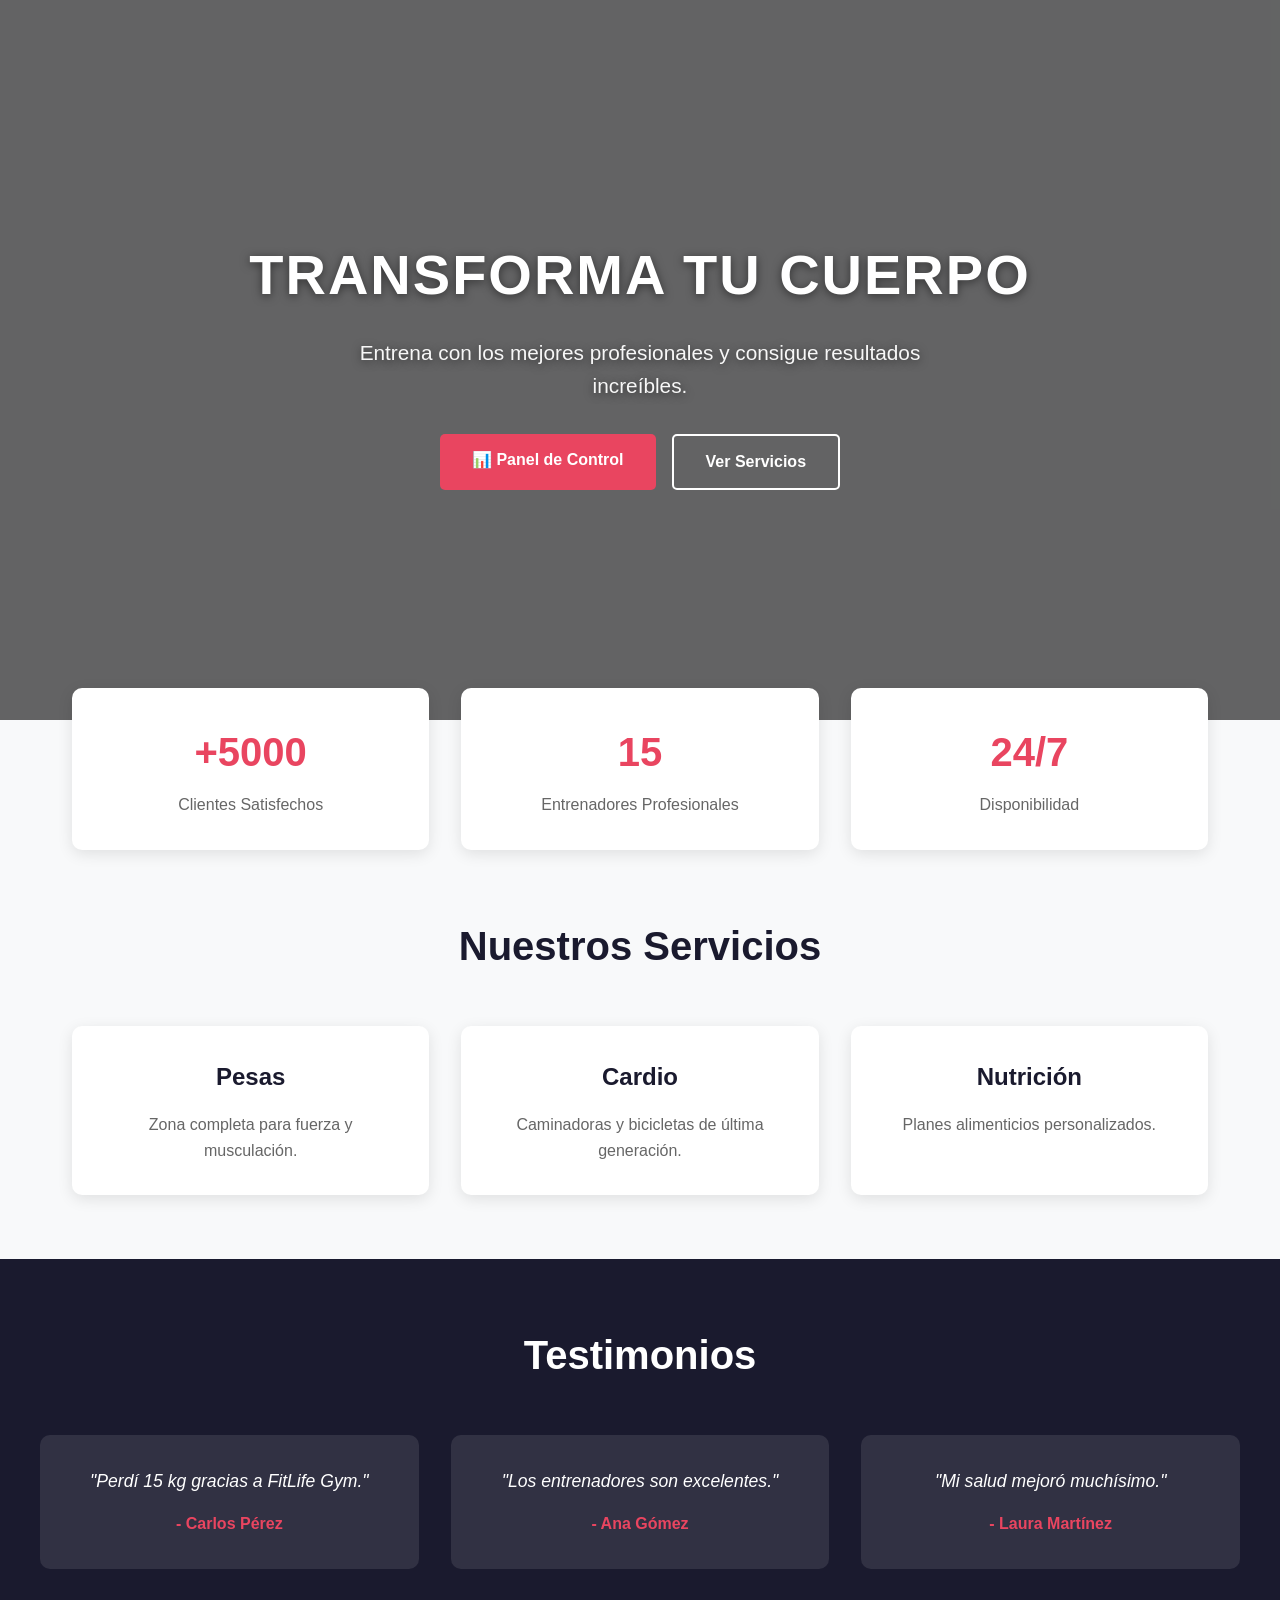
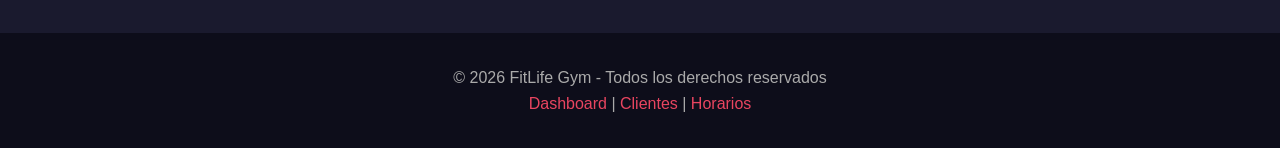
<file: index.html>
<!DOCTYPE html>
<html lang="es">
<head>
    <meta charset="UTF-8" />
    <meta name="viewport" content="width=device-width, initial-scale=1.0" />
    <title>Transforma tu Cuerpo - FitLife Gym</title>
    <link rel="stylesheet" href="css/style.css" />
</head>
<body>
    <!-- ===== HERO CON IMAGEN DE FONDO ===== -->
    <header class="hero">
        <div class="hero-overlay"></div>
        <div class="hero-content">
            <h1>TRANSFORMA TU CUERPO</h1>
            <p>Entrena con los mejores profesionales y consigue resultados increíbles.</p>
            <div class="hero-buttons">
                <a href="dashboard.html" class="btn-primary">📊 Panel de Control</a>
                <a href="#servicios" class="btn-secondary">Ver Servicios</a>
            </div>
        </div>
    </header>

    <!-- ===== ESTADÍSTICAS ===== -->
    <section class="stats">
        <div class="stat-item">
            <span class="stat-number">+5000</span>
            <span class="stat-label">Clientes Satisfechos</span>
        </div>
        <div class="stat-item">
            <span class="stat-number">15</span>
            <span class="stat-label">Entrenadores Profesionales</span>
        </div>
        <div class="stat-item">
            <span class="stat-number">24/7</span>
            <span class="stat-label">Disponibilidad</span>
        </div>
    </section>

    <!-- ===== SERVICIOS ===== -->
    <section id="servicios" class="servicios">
        <h2>Nuestros Servicios</h2>
        <div class="servicios-grid">
            <div class="servicio-card">
                <h3>Pesas</h3>
                <p>Zona completa para fuerza y musculación.</p>
            </div>
            <div class="servicio-card">
                <h3>Cardio</h3>
                <p>Caminadoras y bicicletas de última generación.</p>
            </div>
            <div class="servicio-card">
                <h3>Nutrición</h3>
                <p>Planes alimenticios personalizados.</p>
            </div>
        </div>
    </section>

    <!-- ===== TESTIMONIOS ===== -->
    <section class="testimonios">
        <h2>Testimonios</h2>
        <div class="testimonios-grid">
            <div class="testimonio-card">
                <p>"Perdí 15 kg gracias a FitLife Gym."</p>
                <span class="testimonio-autor">- Carlos Pérez</span>
            </div>
            <div class="testimonio-card">
                <p>"Los entrenadores son excelentes."</p>
                <span class="testimonio-autor">- Ana Gómez</span>
            </div>
            <div class="testimonio-card">
                <p>"Mi salud mejoró muchísimo."</p>
                <span class="testimonio-autor">- Laura Martínez</span>
            </div>
        </div>
    </section>

    <!-- ===== PIE DE PÁGINA ===== -->
    <footer>
        <p>&copy; 2026 FitLife Gym - Todos los derechos reservados</p>
        <p>
            <a href="dashboard.html">Dashboard</a> |
            <a href="clientes.html">Clientes</a> |
            <a href="horarios.html">Horarios</a>
        </p>
    </footer>

    <script src="js/main.js"></script>
</body>
</html>
</file>
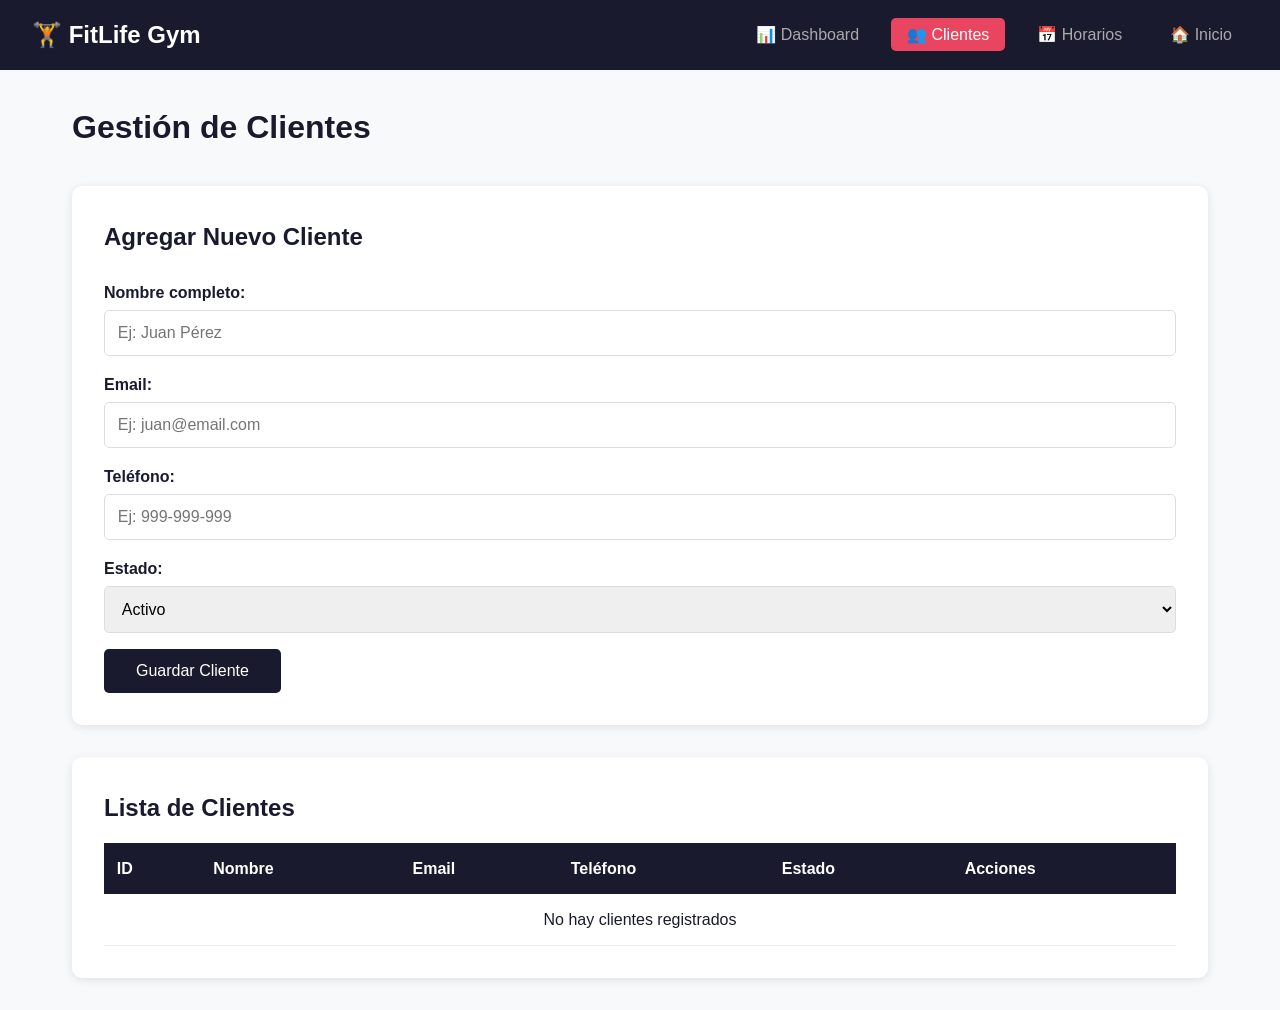
<file: clientes.html>
<!DOCTYPE html>
<html lang="es">
<head>
    <meta charset="UTF-8" />
    <meta name="viewport" content="width=device-width, initial-scale=1.0" />
    <title>Clientes - FitLife Gym</title>
    <link rel="stylesheet" href="css/style.css" />
    <link rel="stylesheet" href="css/dashboard.css" />
</head>
<body>
    <!-- ===== NAVEGACIÓN ===== -->
    <nav class="dashboard-nav">
        <h2>🏋️ FitLife Gym</h2>
        <ul>
            <li><a href="dashboard.html">📊 Dashboard</a></li>
            <li><a href="clientes.html" class="active">👥 Clientes</a></li>
            <li><a href="horarios.html">📅 Horarios</a></li>
            <li><a href="index.html">🏠 Inicio</a></li>
        </ul>
    </nav>

    <!-- ===== CONTENIDO PRINCIPAL ===== -->
    <main class="dashboard-main">
        <h1>Gestión de Clientes</h1>

        <!-- Formulario -->
        <section class="form-section">
            <h2 id="formTitle">Agregar Nuevo Cliente</h2>
            <form id="clienteForm">
                <input type="hidden" id="clienteId" />
                <div class="form-group">
                    <label for="nombre">Nombre completo:</label>
                    <input type="text" id="nombre" placeholder="Ej: Juan Pérez" required />
                </div>
                <div class="form-group">
                    <label for="email">Email:</label>
                    <input type="email" id="email" placeholder="Ej: juan@email.com" required />
                </div>
                <div class="form-group">
                    <label for="telefono">Teléfono:</label>
                    <input type="text" id="telefono" placeholder="Ej: 999-999-999" required />
                </div>
                <div class="form-group">
                    <label for="estado">Estado:</label>
                    <select id="estado">
                        <option value="activo">Activo</option>
                        <option value="inactivo">Inactivo</option>
                    </select>
                </div>
                <button type="submit" id="btnGuardar">Guardar Cliente</button>
                <button type="button" id="btnCancelar" style="display: none">Cancelar Edición</button>
            </form>
        </section>

        <!-- Tabla -->
        <section class="table-section">
            <h2>Lista de Clientes</h2>
            <div class="table-container">
                <table id="tablaClientes">
                    <thead>
                        <tr>
                            <th>ID</th>
                            <th>Nombre</th>
                            <th>Email</th>
                            <th>Teléfono</th>
                            <th>Estado</th>
                            <th>Acciones</th>
                        </tr>
                    </thead>
                    <tbody id="cuerpoTabla">
                        <!-- Los clientes se cargarán aquí -->
                    </tbody>
                </table>
            </div>
        </section>
    </main>

    <script src="js/clientes.js"></script>
</body>
</html>
</file>
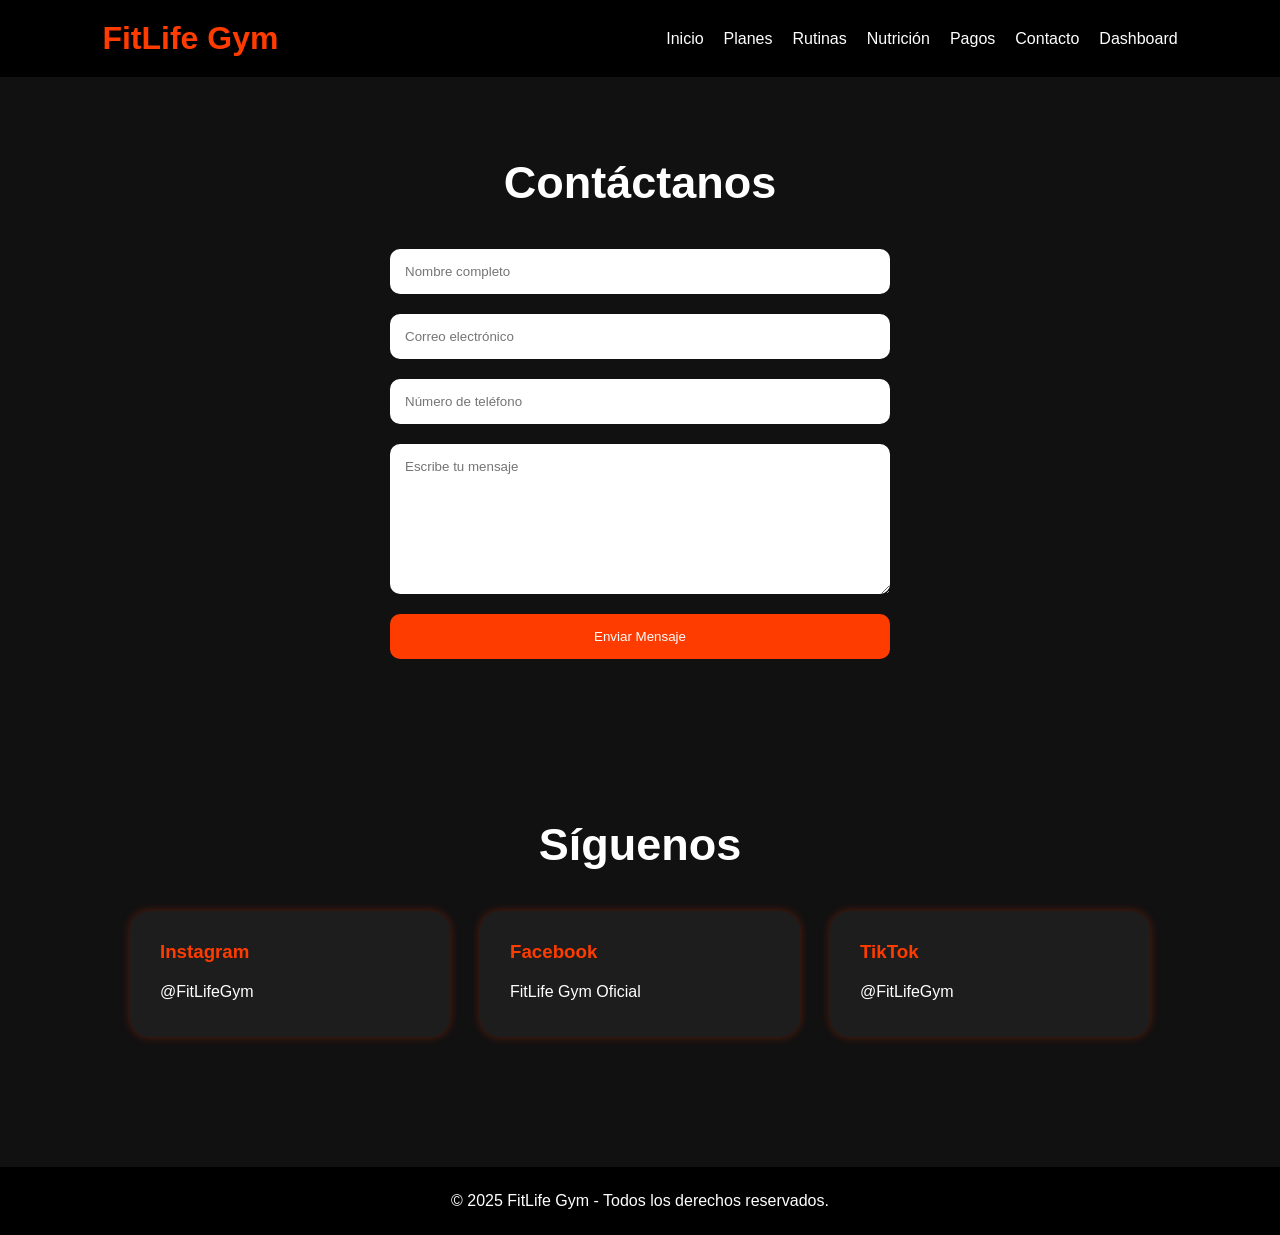
<file: contacto.html>
<!DOCTYPE html>
<html lang="es">
<head>
    <meta charset="UTF-8">
    <meta name="viewport" content="width=device-width, initial-scale=1.0">
    <title>Contacto - FitLife Gym</title>
    <link rel="stylesheet" href="style.css">
</head>
<body>

<header>
    <nav>
        <h1 class="logo">FitLife Gym</h1>

        <ul>
            <li><a href="index.html">Inicio</a></li>
            <li><a href="planes.html">Planes</a></li>
            <li><a href="rutinas.html">Rutinas</a></li>
            <li><a href="nutricion.html">Nutrición</a></li>
            <li><a href="pagos.html">Pagos</a></li>
            <li><a href="contacto.html">Contacto</a></li>
            <li><a href="dashboard.html">Dashboard</a></li>
        </ul>
    </nav>
</header>

<section class="contacto">

    <h2>Contáctanos</h2>

    <div class="formulario">

        <input type="text" placeholder="Nombre completo">

        <input type="email" placeholder="Correo electrónico">

        <input type="tel" placeholder="Número de teléfono">

        <textarea placeholder="Escribe tu mensaje"></textarea>

        <button onclick="enviarMensaje()">Enviar Mensaje</button>

    </div>

</section>

<section class="redes">

    <h2>Síguenos</h2>

    <div class="cards">

        <div class="card">
            <h3> Instagram</h3>
            <p>@FitLifeGym</p>
        </div>

        <div class="card">
            <h3> Facebook</h3>
            <p>FitLife Gym Oficial</p>
        </div>

        <div class="card">
            <h3> TikTok</h3>
            <p>@FitLifeGym</p>
        </div>

    </div>

</section>

<footer>
    <p>© 2025 FitLife Gym - Todos los derechos reservados.</p>
</footer>

<script src="script.js"></script>

</body>
</html>
</file>
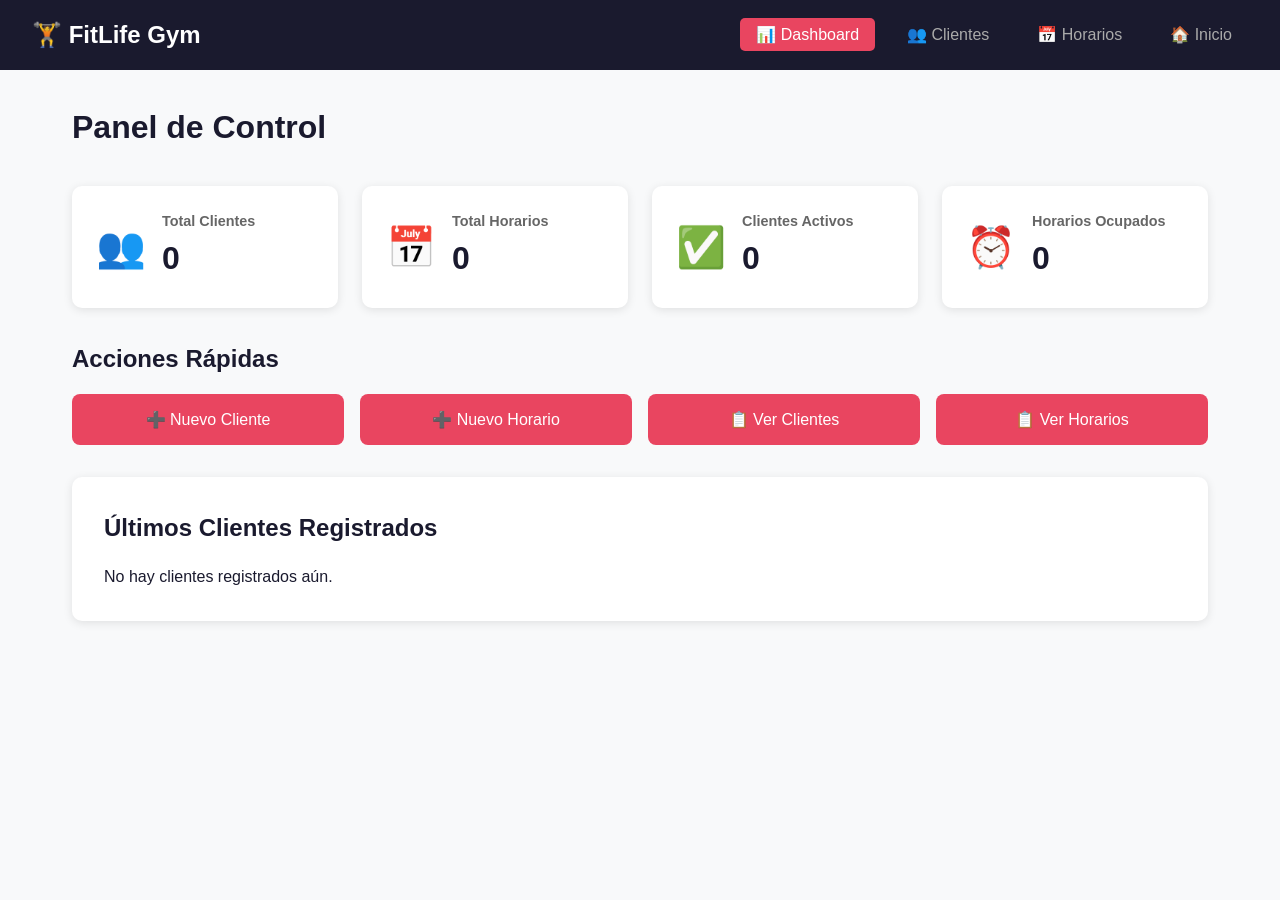
<file: dashboard.html>
<!DOCTYPE html>
<html lang="es">
<head>
    <meta charset="UTF-8" />
    <meta name="viewport" content="width=device-width, initial-scale=1.0" />
    <title>Dashboard - FitLife Gym</title>
    <link rel="stylesheet" href="css/style.css" />
    <link rel="stylesheet" href="css/dashboard.css" />
</head>
<body>
    <!-- ===== NAVEGACIÓN ===== -->
    <nav class="dashboard-nav">
        <h2>🏋️ FitLife Gym</h2>
        <ul>
            <li><a href="dashboard.html" class="active">📊 Dashboard</a></li>
            <li><a href="clientes.html">👥 Clientes</a></li>
            <li><a href="horarios.html">📅 Horarios</a></li>
            <li><a href="index.html">🏠 Inicio</a></li>
        </ul>
    </nav>

    <!-- ===== CONTENIDO PRINCIPAL ===== -->
    <main class="dashboard-main">
        <h1>Panel de Control</h1>

        <!-- Tarjetas de métricas -->
        <section class="stats-grid">
            <div class="stat-card">
                <div class="stat-icon">👥</div>
                <div class="stat-info">
                    <h3>Total Clientes</h3>
                    <p id="totalClientes">0</p>
                </div>
            </div>
            <div class="stat-card">
                <div class="stat-icon">📅</div>
                <div class="stat-info">
                    <h3>Total Horarios</h3>
                    <p id="totalHorarios">0</p>
                </div>
            </div>
            <div class="stat-card">
                <div class="stat-icon">✅</div>
                <div class="stat-info">
                    <h3>Clientes Activos</h3>
                    <p id="clientesActivos">0</p>
                </div>
            </div>
            <div class="stat-card">
                <div class="stat-icon">⏰</div>
                <div class="stat-info">
                    <h3>Horarios Ocupados</h3>
                    <p id="horariosOcupados">0</p>
                </div>
            </div>
        </section>

        <!-- Acciones rápidas -->
        <section class="quick-actions">
            <h2>Acciones Rápidas</h2>
            <div class="actions-grid">
                <a href="clientes.html" class="action-btn">➕ Nuevo Cliente</a>
                <a href="horarios.html" class="action-btn">➕ Nuevo Horario</a>
                <a href="clientes.html" class="action-btn">📋 Ver Clientes</a>
                <a href="horarios.html" class="action-btn">📋 Ver Horarios</a>
            </div>
        </section>

        <!-- Últimos registros -->
        <section class="recent-records">
            <h2>Últimos Clientes Registrados</h2>
            <div id="ultimosClientes" class="table-container">
                <p>No hay clientes registrados aún.</p>
            </div>
        </section>
    </main>

    <script src="js/dashboard.js"></script>
</body>
</html>
</file>
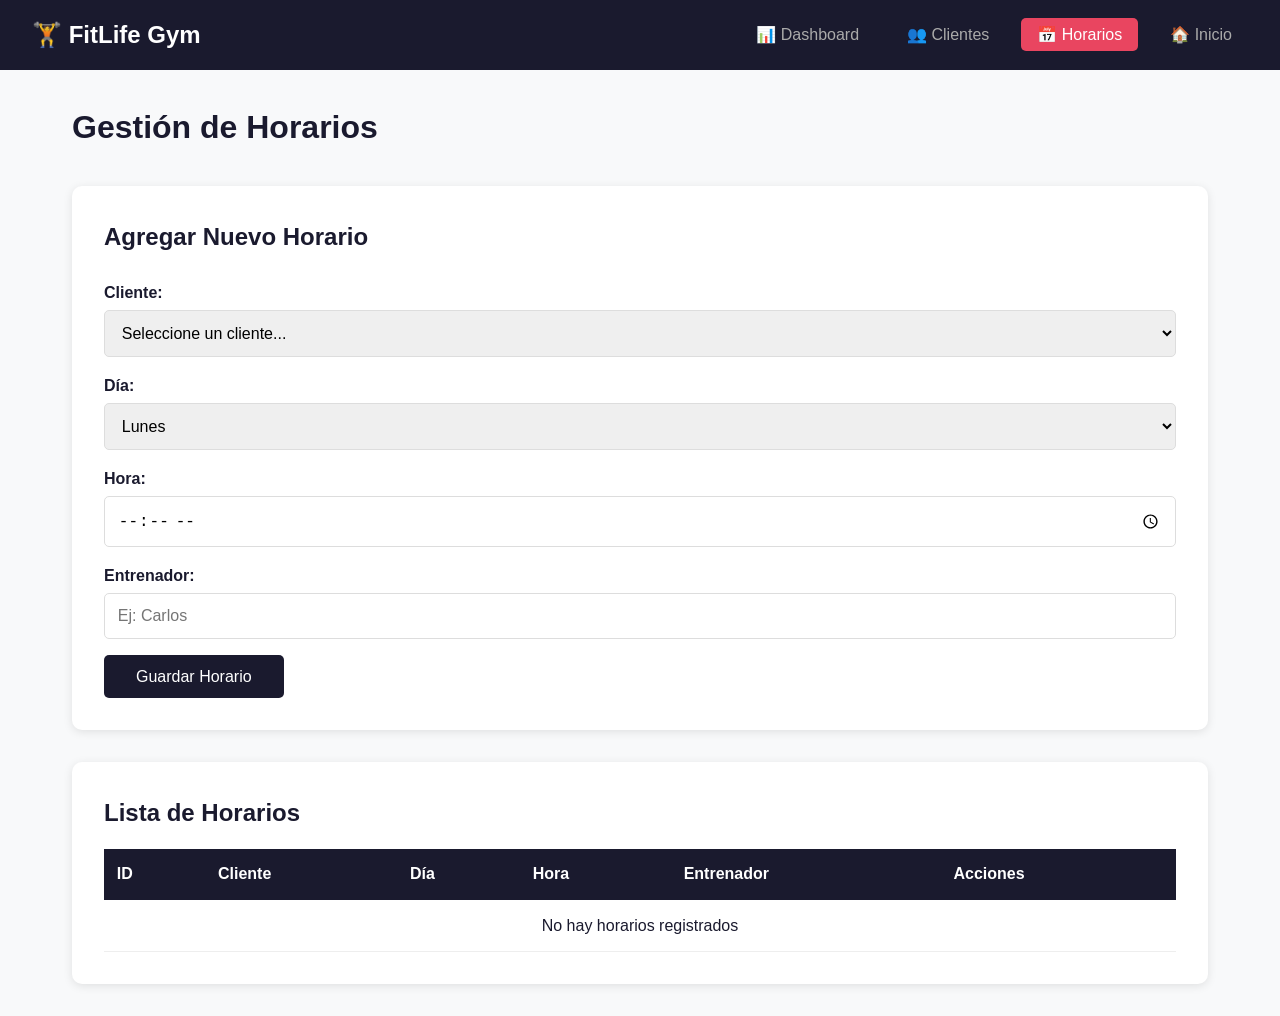
<file: horarios.html>
<!DOCTYPE html>
<html lang="es">
<head>
    <meta charset="UTF-8" />
    <meta name="viewport" content="width=device-width, initial-scale=1.0" />
    <title>Horarios - FitLife Gym</title>
    <link rel="stylesheet" href="css/style.css" />
    <link rel="stylesheet" href="css/dashboard.css" />
</head>
<body>
    <!-- ===== NAVEGACIÓN ===== -->
    <nav class="dashboard-nav">
        <h2>🏋️ FitLife Gym</h2>
        <ul>
            <li><a href="dashboard.html">📊 Dashboard</a></li>
            <li><a href="clientes.html">👥 Clientes</a></li>
            <li><a href="horarios.html" class="active">📅 Horarios</a></li>
            <li><a href="index.html">🏠 Inicio</a></li>
        </ul>
    </nav>

    <!-- ===== CONTENIDO PRINCIPAL ===== -->
    <main class="dashboard-main">
        <h1>Gestión de Horarios</h1>

        <!-- Formulario -->
        <section class="form-section">
            <h2 id="formTitleHorario">Agregar Nuevo Horario</h2>
            <form id="horarioForm">
                <input type="hidden" id="horarioId" />
                <div class="form-group">
                    <label for="cliente">Cliente:</label>
                    <select id="cliente" required>
                        <option value="">Seleccione un cliente...</option>
                    </select>
                </div>
                <div class="form-group">
                    <label for="dia">Día:</label>
                    <select id="dia" required>
                        <option value="Lunes">Lunes</option>
                        <option value="Martes">Martes</option>
                        <option value="Miércoles">Miércoles</option>
                        <option value="Jueves">Jueves</option>
                        <option value="Viernes">Viernes</option>
                        <option value="Sábado">Sábado</option>
                    </select>
                </div>
                <div class="form-group">
                    <label for="hora">Hora:</label>
                    <input type="time" id="hora" required />
                </div>
                <div class="form-group">
                    <label for="entrenador">Entrenador:</label>
                    <input type="text" id="entrenador" placeholder="Ej: Carlos" required />
                </div>
                <button type="submit" id="btnGuardarHorario">Guardar Horario</button>
                <button type="button" id="btnCancelarHorario" style="display: none">Cancelar Edición</button>
            </form>
        </section>

        <!-- Tabla -->
        <section class="table-section">
            <h2>Lista de Horarios</h2>
            <div class="table-container">
                <table id="tablaHorarios">
                    <thead>
                        <tr>
                            <th>ID</th>
                            <th>Cliente</th>
                            <th>Día</th>
                            <th>Hora</th>
                            <th>Entrenador</th>
                            <th>Acciones</th>
                        </tr>
                    </thead>
                    <tbody id="cuerpoTablaHorarios">
                        <!-- Los horarios se cargarán aquí -->
                    </tbody>
                </table>
            </div>
        </section>
    </main>

    <script src="js/horarios.js"></script>
</body>
</html>
</file>
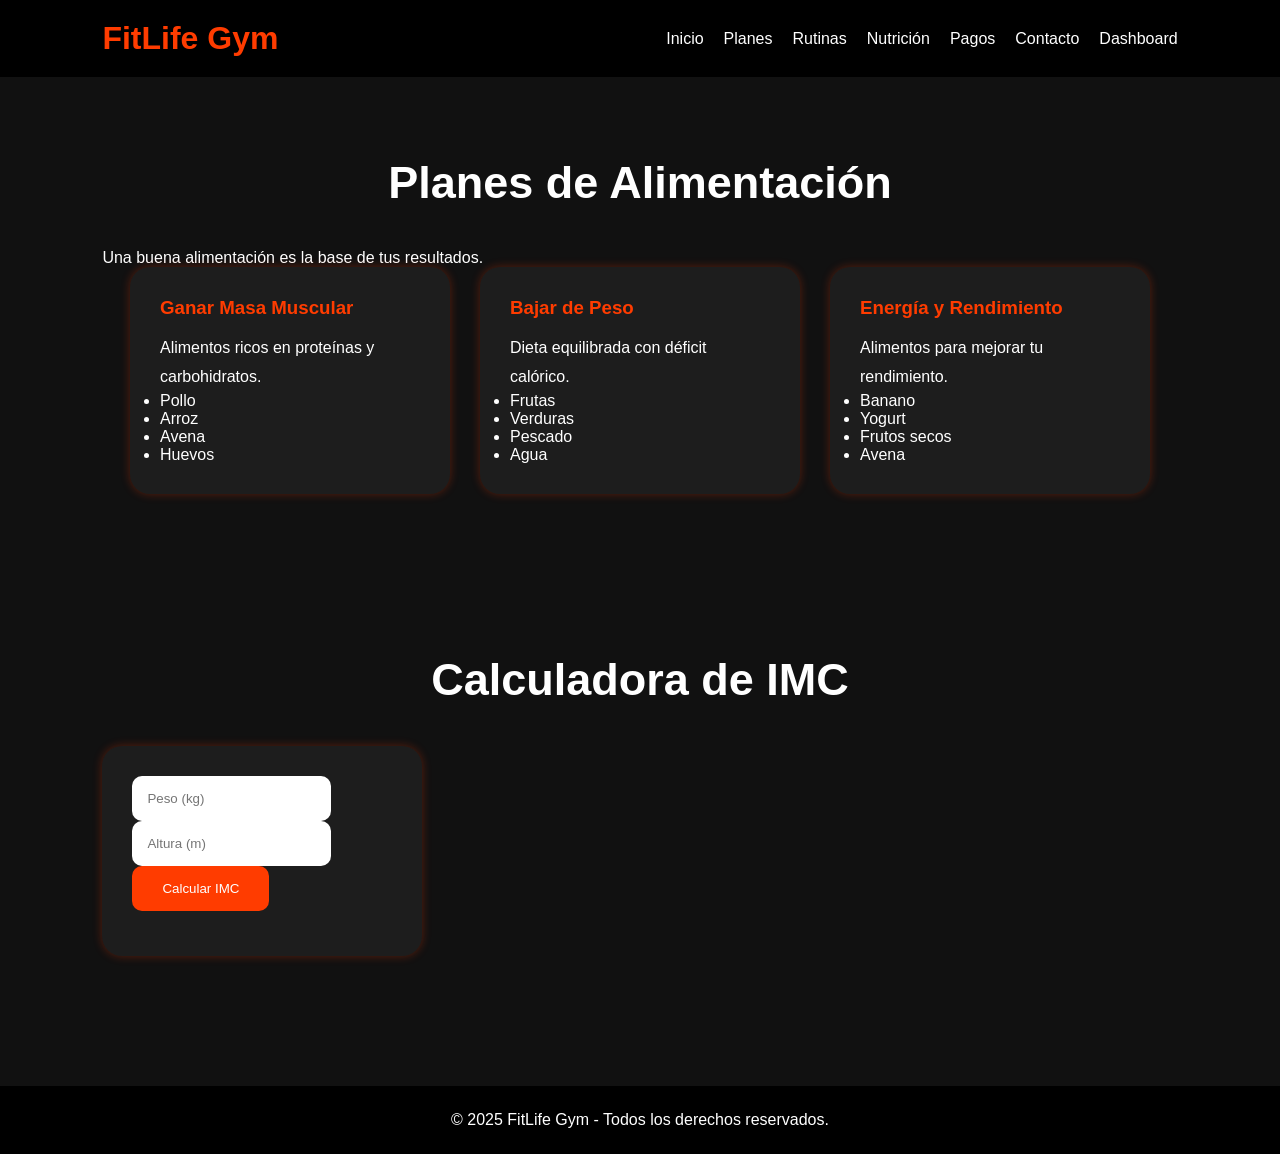
<file: nutricion.html>
<!DOCTYPE html>
<html lang="es">
<head>
    <meta charset="UTF-8">
    <meta name="viewport" content="width=device-width, initial-scale=1.0">
    <title>Nutrición - FitLife Gym</title>
    <link rel="stylesheet" href="style.css">
</head>
<body>

<header>
    <nav>
        <h1 class="logo">FitLife Gym</h1>

        <ul>
            <li><a href="index.html">Inicio</a></li>
            <li><a href="planes.html">Planes</a></li>
            <li><a href="rutinas.html">Rutinas</a></li>
            <li><a href="nutricion.html">Nutrición</a></li>
            <li><a href="pagos.html">Pagos</a></li>
            <li><a href="contacto.html">Contacto</a></li>
            <li><a href="dashboard.html">Dashboard</a></li>
        </ul>
    </nav>
</header>

<section class="nutricion">

    <h2>Planes de Alimentación</h2>
    <p>Una buena alimentación es la base de tus resultados.</p>

    <div class="cards">

        <div class="card">
            <h3> Ganar Masa Muscular</h3>
            <p>Alimentos ricos en proteínas y carbohidratos.</p>
            <ul>
                <li>Pollo</li>
                <li>Arroz</li>
                <li>Avena</li>
                <li>Huevos</li>
            </ul>
        </div>

        <div class="card">
            <h3> Bajar de Peso</h3>
            <p>Dieta equilibrada con déficit calórico.</p>
            <ul>
                <li>Frutas</li>
                <li>Verduras</li>
                <li>Pescado</li>
                <li>Agua</li>
            </ul>
        </div>

        <div class="card">
            <h3> Energía y Rendimiento</h3>
            <p>Alimentos para mejorar tu rendimiento.</p>
            <ul>
                <li>Banano</li>
                <li>Yogurt</li>
                <li>Frutos secos</li>
                <li>Avena</li>
            </ul>
        </div>

    </div>

</section>

<section class="imc">

    <h2>Calculadora de IMC</h2>

    <div class="card">
        <input type="number" id="peso" placeholder="Peso (kg)">
        <input type="number" id="altura" placeholder="Altura (m)">
        <button onclick="calcularIMC()">Calcular IMC</button>

        <h3 id="resultado"></h3>
    </div>

</section>

<footer>
    <p>© 2025 FitLife Gym - Todos los derechos reservados.</p>
</footer>

<script src="script.js"></script>

</body>
</html>
</file>
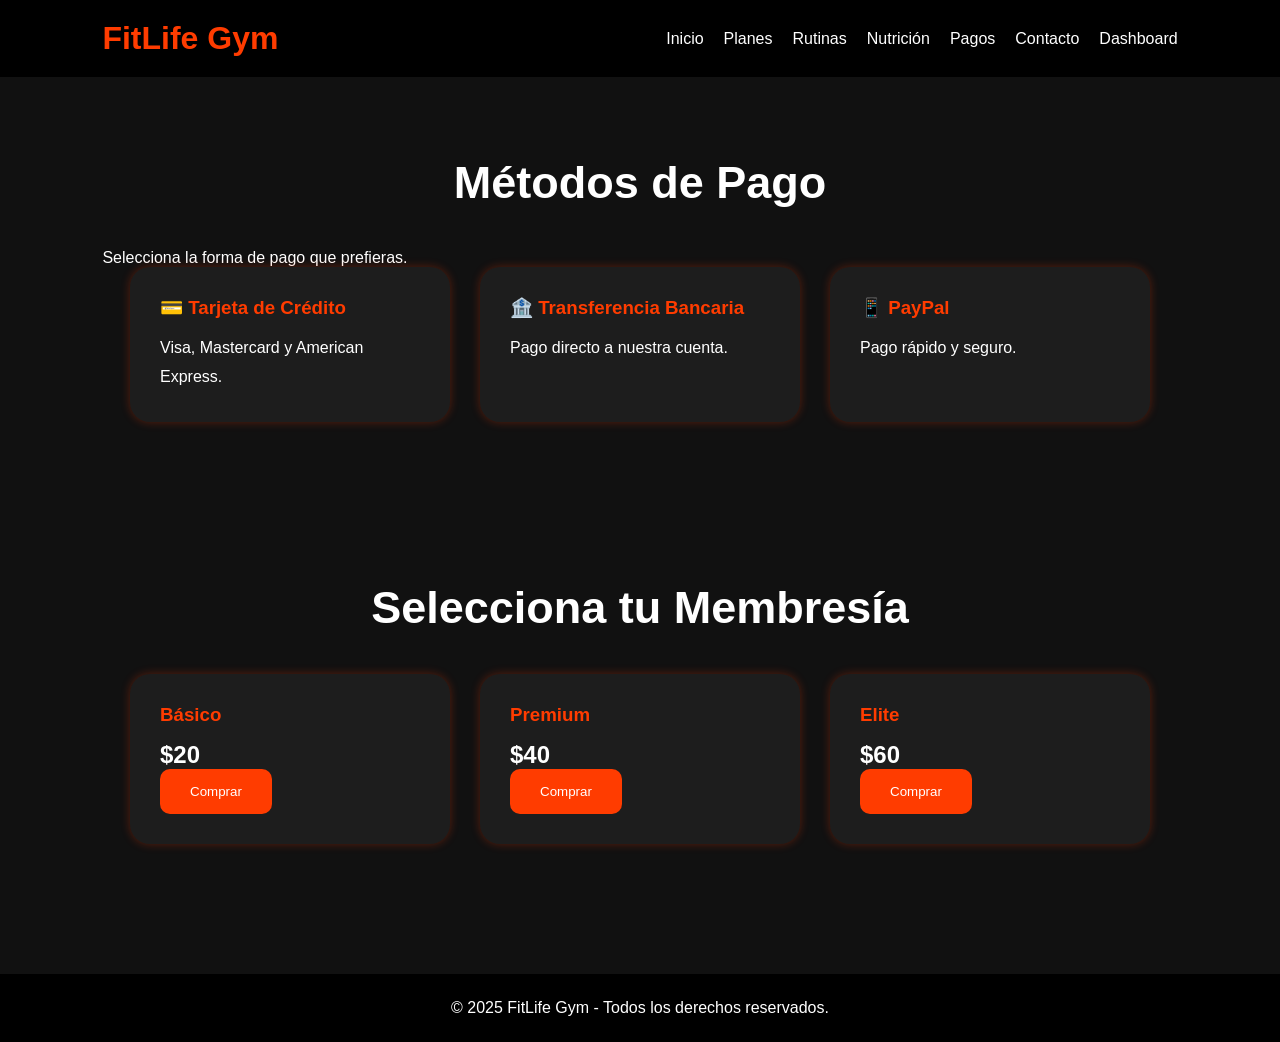
<file: pagos.html>
<!DOCTYPE html>
<html lang="es">
<head>
    <meta charset="UTF-8">
    <meta name="viewport" content="width=device-width, initial-scale=1.0">
    <title>Pagos - FitLife Gym</title>
    <link rel="stylesheet" href="style.css">
</head>
<body>

<header>
    <nav>
        <h1 class="logo">FitLife Gym</h1>

        <ul>
            <li><a href="index.html">Inicio</a></li>
            <li><a href="planes.html">Planes</a></li>
            <li><a href="rutinas.html">Rutinas</a></li>
            <li><a href="nutricion.html">Nutrición</a></li>
            <li><a href="pagos.html">Pagos</a></li>
            <li><a href="contacto.html">Contacto</a></li>
            <li><a href="dashboard.html">Dashboard</a></li>
        </ul>
    </nav>
</header>

<section class="pagos">

    <h2>Métodos de Pago</h2>
    <p>Selecciona la forma de pago que prefieras.</p>

    <div class="cards">

        <div class="card">
            <h3>💳 Tarjeta de Crédito</h3>
            <p>Visa, Mastercard y American Express.</p>
        </div>

        <div class="card">
            <h3>🏦 Transferencia Bancaria</h3>
            <p>Pago directo a nuestra cuenta.</p>
        </div>

        <div class="card">
            <h3>📱 PayPal</h3>
            <p>Pago rápido y seguro.</p>
        </div>

    </div>

</section>

<section class="membresias">

    <h2>Selecciona tu Membresía</h2>

    <div class="cards">

        <div class="card">
            <h3>Básico</h3>
            <h1>$20</h1>
            <button onclick="comprar('Básico')">Comprar</button>
        </div>

        <div class="card">
            <h3>Premium</h3>
            <h1>$40</h1>
            <button onclick="comprar('Premium')">Comprar</button>
        </div>

        <div class="card">
            <h3>Elite</h3>
            <h1>$60</h1>
            <button onclick="comprar('Elite')">Comprar</button>
        </div>

    </div>

</section>

<footer>
    <p>© 2025 FitLife Gym - Todos los derechos reservados.</p>
</footer>

<script src="script.js"></script>

</body>
</html>
</file>
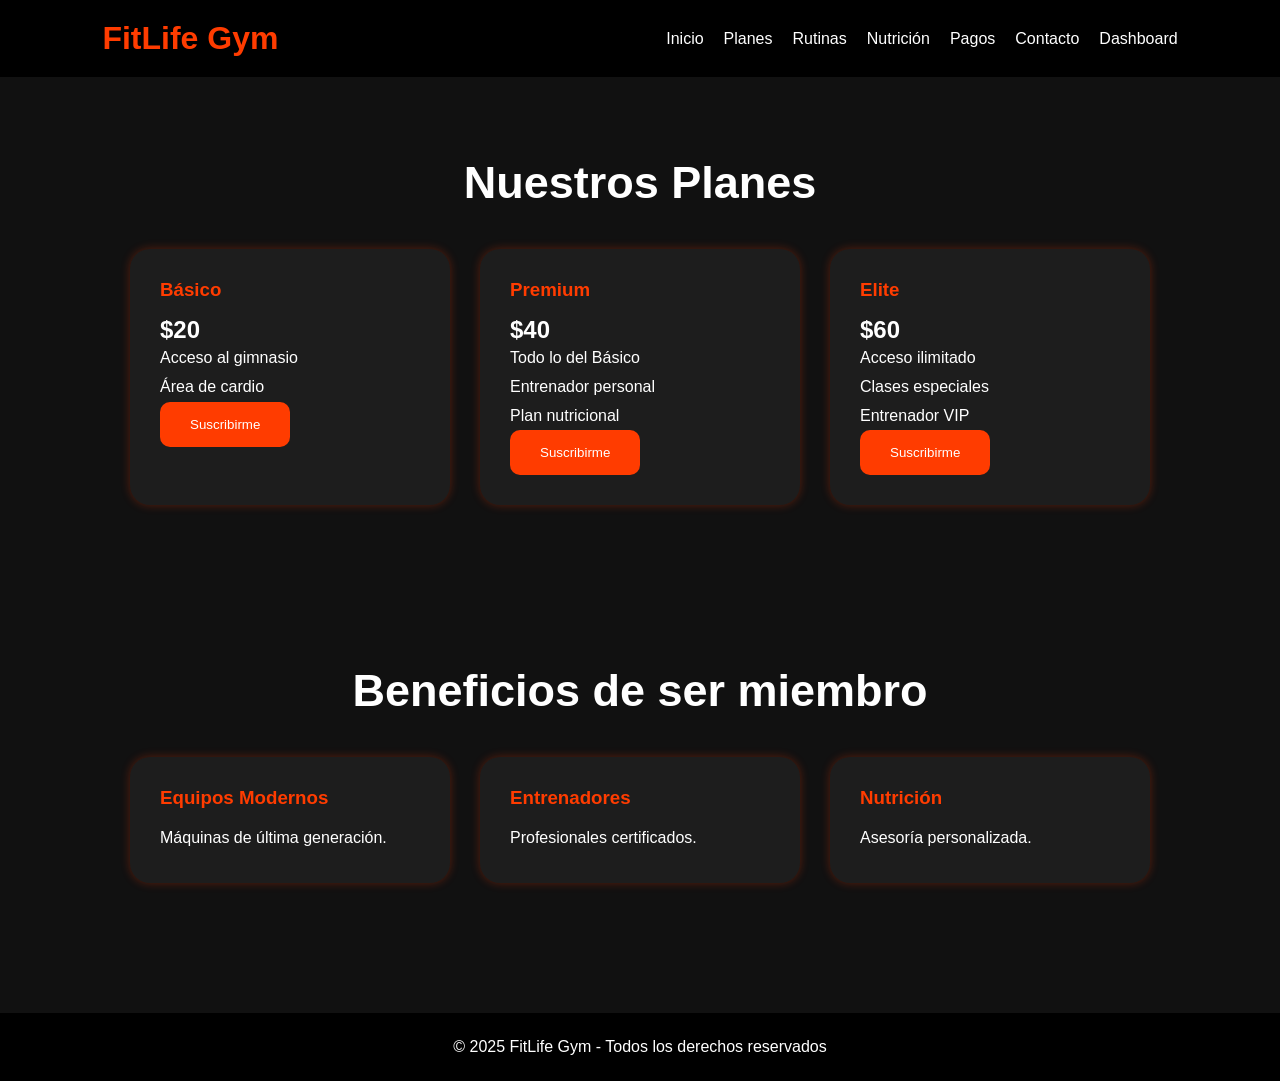
<file: planes.html>
<!DOCTYPE html>
<html lang="es">
<head>
    <meta charset="UTF-8">
    <meta name="viewport" content="width=device-width, initial-scale=1.0">
    <title>Planes - FitLife Gym</title>
    <link rel="stylesheet" href="style.css">
</head>
<body>

<header>
    <nav>
        <h1 class="logo">FitLife Gym</h1>

        <ul>
            <li><a href="index.html">Inicio</a></li>
            <li><a href="planes.html">Planes</a></li>
            <li><a href="rutinas.html">Rutinas</a></li>
            <li><a href="nutricion.html">Nutrición</a></li>
            <li><a href="pagos.html">Pagos</a></li>
            <li><a href="contacto.html">Contacto</a></li>
            <li><a href="dashboard.html">Dashboard</a></li>
        </ul>
    </nav>
</header>

<section class="planes">

    <h2>Nuestros Planes</h2>

    <div class="cards">

        <div class="card">
            <h3>Básico</h3>
            <h1>$20</h1>
            <p>Acceso al gimnasio</p>
            <p>Área de cardio</p>
            <button>Suscribirme</button>
        </div>

        <div class="card premium">
            <h3>Premium</h3>
            <h1>$40</h1>
            <p>Todo lo del Básico</p>
            <p>Entrenador personal</p>
            <p>Plan nutricional</p>
            <button>Suscribirme</button>
        </div>

        <div class="card">
            <h3>Elite</h3>
            <h1>$60</h1>
            <p>Acceso ilimitado</p>
            <p>Clases especiales</p>
            <p>Entrenador VIP</p>
            <button>Suscribirme</button>
        </div>

    </div>

</section>

<section class="beneficios">

    <h2>Beneficios de ser miembro</h2>

    <div class="cards">

        <div class="card">
            <h3> Equipos Modernos</h3>
            <p>Máquinas de última generación.</p>
        </div>

        <div class="card">
            <h3> Entrenadores</h3>
            <p>Profesionales certificados.</p>
        </div>

        <div class="card">
            <h3> Nutrición</h3>
            <p>Asesoría personalizada.</p>
        </div>

    </div>

</section>

<footer>
    <p>© 2025 FitLife Gym - Todos los derechos reservados</p>
</footer>

<script src="script.js"></script>

</body>
</html>
</file>
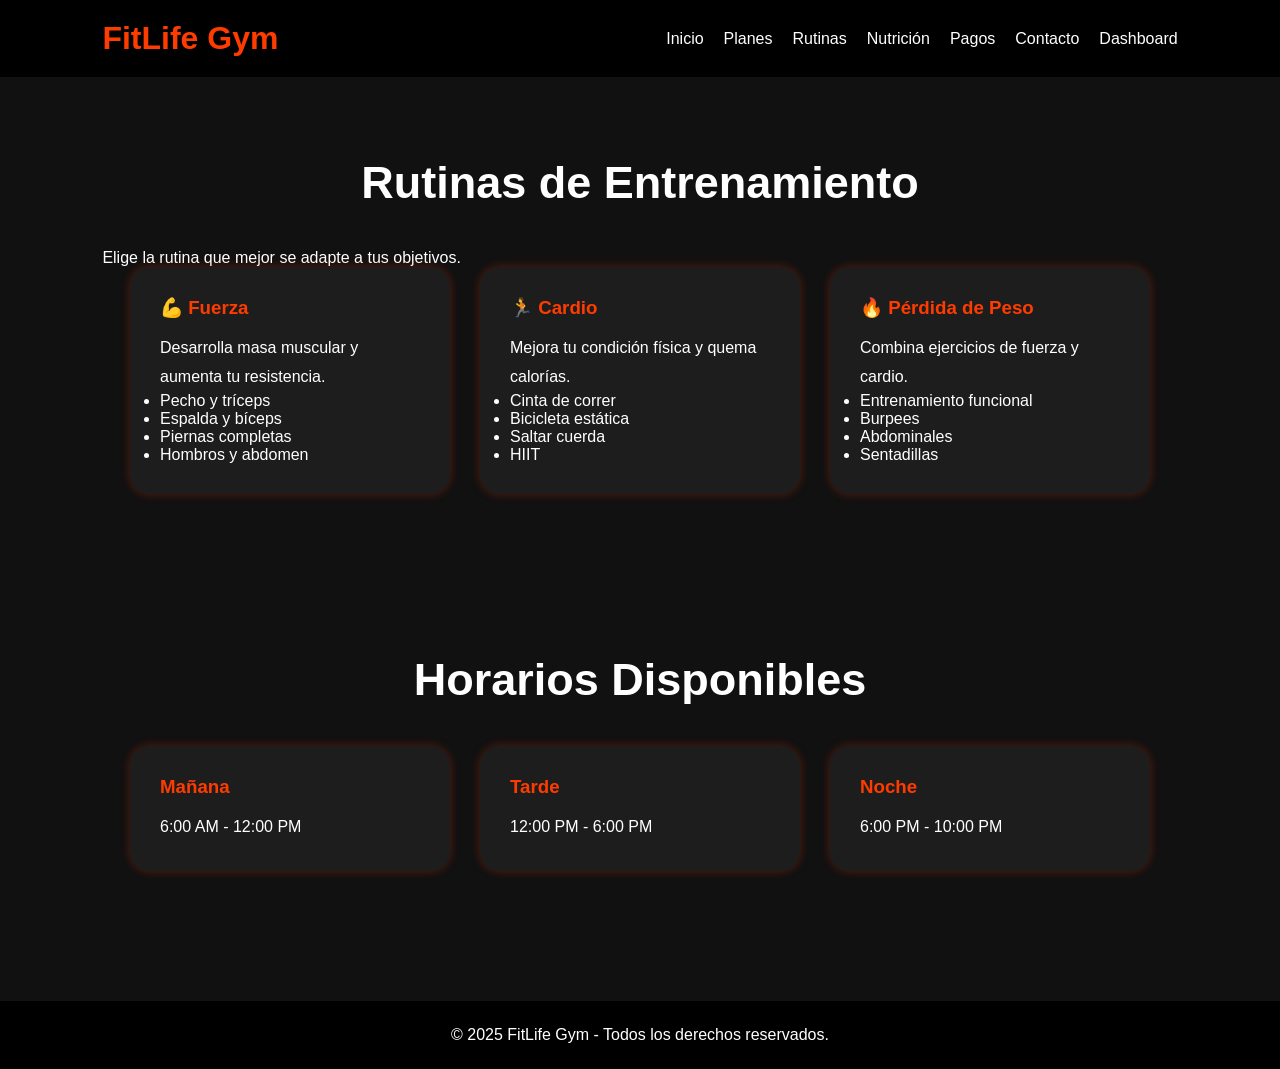
<file: rutinas.html>
<!DOCTYPE html>
<html lang="es">
<head>
    <meta charset="UTF-8">
    <meta name="viewport" content="width=device-width, initial-scale=1.0">
    <title>Rutinas - FitLife Gym</title>
    <link rel="stylesheet" href="style.css">
</head>
<body>

<header>
    <nav>
        <h1 class="logo">FitLife Gym</h1>

        <ul>
            <li><a href="index.html">Inicio</a></li>
            <li><a href="planes.html">Planes</a></li>
            <li><a href="rutinas.html">Rutinas</a></li>
            <li><a href="nutricion.html">Nutrición</a></li>
            <li><a href="pagos.html">Pagos</a></li>
            <li><a href="contacto.html">Contacto</a></li>
            <li><a href="dashboard.html">Dashboard</a></li>
        </ul>
    </nav>
</header>

<section class="rutinas">

    <h2>Rutinas de Entrenamiento</h2>
    <p>Elige la rutina que mejor se adapte a tus objetivos.</p>

    <div class="cards">

        <div class="card">
            <h3>💪 Fuerza</h3>
            <p>Desarrolla masa muscular y aumenta tu resistencia.</p>
            <ul>
                <li>Pecho y tríceps</li>
                <li>Espalda y bíceps</li>
                <li>Piernas completas</li>
                <li>Hombros y abdomen</li>
            </ul>
        </div>

        <div class="card">
            <h3>🏃 Cardio</h3>
            <p>Mejora tu condición física y quema calorías.</p>
            <ul>
                <li>Cinta de correr</li>
                <li>Bicicleta estática</li>
                <li>Saltar cuerda</li>
                <li>HIIT</li>
            </ul>
        </div>

        <div class="card">
            <h3>🔥 Pérdida de Peso</h3>
            <p>Combina ejercicios de fuerza y cardio.</p>
            <ul>
                <li>Entrenamiento funcional</li>
                <li>Burpees</li>
                <li>Abdominales</li>
                <li>Sentadillas</li>
            </ul>
        </div>

    </div>

</section>

<section class="horarios">

    <h2>Horarios Disponibles</h2>

    <div class="cards">

        <div class="card">
            <h3>Mañana</h3>
            <p>6:00 AM - 12:00 PM</p>
        </div>

        <div class="card">
            <h3>Tarde</h3>
            <p>12:00 PM - 6:00 PM</p>
        </div>

        <div class="card">
            <h3>Noche</h3>
            <p>6:00 PM - 10:00 PM</p>
        </div>

    </div>

</section>

<footer>
    <p>© 2025 FitLife Gym - Todos los derechos reservados.</p>
</footer>

<script src="script.js"></script>

</body>
</html>
</file>
<file: css/style.css>
/* ===== RESET Y BASE ===== */
* {
    margin: 0;
    padding: 0;
    box-sizing: border-box;
}

body {
    font-family: 'Segoe UI', Tahoma, Geneva, Verdana, sans-serif;
    line-height: 1.6;
    color: #1a1a2e;
    background: #f8f9fa;
}

a {
    text-decoration: none;
}

/* ============================================================
   HERO CON IMAGEN DE FONDO
   ============================================================ */
.hero {
    position: relative;
    min-height: 80vh;
    display: flex;
    align-items: center;
    justify-content: center;
    text-align: center;
    color: white;
    padding: 4rem 2rem;
    /* 
      ⬇️ CAMBIA LA URL DE LA IMAGEN AQUÍ ⬇️
      Puedes usar una imagen local o una de internet.
      Ejemplos de imágenes gratis:
      - https://images.unsplash.com/photo-1534438327276-14e5300c3a48?w=1200 (gimnasio)
      - https://images.unsplash.com/photo-1571019613454-1cb2f99b2d8b?w=1200 (mujer entrenando)
      - https://images.unsplash.com/photo-1518310383802-640c2de311b2?w=1200 (pesas)
    */
    background-image: url('https://images.unsplash.com/photo-1534438327276-14e5300c3a48?w=1200&q=80');
    background-size: cover;
    background-position: center;
    background-attachment: fixed; /* Efecto parallax (opcional) */
}

/* Capa oscura encima de la imagen para que el texto sea legible */
.hero-overlay {
    position: absolute;
    top: 0;
    left: 0;
    width: 100%;
    height: 100%;
    background: rgba(0, 0, 0, 0.6); /* Ajusta la opacidad (0.4 - 0.7) */
    z-index: 1;
}

/* Contenido del hero (va encima de la capa oscura) */
.hero-content {
    position: relative;
    z-index: 2;
    max-width: 800px;
}

.hero-content h1 {
    font-size: 3.5rem;
    margin-bottom: 1rem;
    letter-spacing: 2px;
    text-shadow: 0 2px 10px rgba(0, 0, 0, 0.5);
}

.hero-content p {
    font-size: 1.3rem;
    opacity: 0.95;
    max-width: 600px;
    margin: 0 auto 2rem;
    text-shadow: 0 2px 8px rgba(0, 0, 0, 0.5);
}

.hero-buttons {
    display: flex;
    gap: 1rem;
    justify-content: center;
    flex-wrap: wrap;
}

.btn-primary {
    background: #e94560;
    color: white;
    padding: 0.8rem 2rem;
    border-radius: 5px;
    font-weight: bold;
    transition: background 0.3s;
}

.btn-primary:hover {
    background: #c73652;
}

.btn-secondary {
    background: transparent;
    color: white;
    padding: 0.8rem 2rem;
    border-radius: 5px;
    border: 2px solid white;
    font-weight: bold;
    transition: all 0.3s;
}

.btn-secondary:hover {
    background: white;
    color: #1a1a2e;
}

/* ===== ESTADÍSTICAS ===== */
.stats {
    display: grid;
    grid-template-columns: repeat(auto-fit, minmax(200px, 1fr));
    gap: 2rem;
    max-width: 1200px;
    margin: -2rem auto 2rem;
    padding: 0 2rem;
    position: relative;
    z-index: 10;
}

.stat-item {
    background: white;
    padding: 2rem;
    text-align: center;
    border-radius: 10px;
    box-shadow: 0 4px 15px rgba(0, 0, 0, 0.1);
}

.stat-number {
    display: block;
    font-size: 2.5rem;
    font-weight: bold;
    color: #e94560;
}

.stat-label {
    display: block;
    color: #666;
    margin-top: 0.5rem;
}

/* ===== SERVICIOS ===== */
.servicios {
    max-width: 1200px;
    margin: 4rem auto;
    padding: 0 2rem;
}

.servicios h2 {
    text-align: center;
    font-size: 2.5rem;
    margin-bottom: 3rem;
}

.servicios-grid {
    display: grid;
    grid-template-columns: repeat(auto-fit, minmax(250px, 1fr));
    gap: 2rem;
}

.servicio-card {
    background: white;
    padding: 2rem;
    border-radius: 10px;
    text-align: center;
    box-shadow: 0 4px 15px rgba(0, 0, 0, 0.1);
    transition: transform 0.3s;
}

.servicio-card:hover {
    transform: translateY(-10px);
}

.servicio-card h3 {
    font-size: 1.5rem;
    margin-bottom: 1rem;
    color: #1a1a2e;
}

.servicio-card p {
    color: #666;
}

/* ===== TESTIMONIOS ===== */
.testimonios {
    background: #1a1a2e;
    color: white;
    padding: 4rem 2rem;
}

.testimonios h2 {
    text-align: center;
    font-size: 2.5rem;
    margin-bottom: 3rem;
}

.testimonios-grid {
    max-width: 1200px;
    margin: 0 auto;
    display: grid;
    grid-template-columns: repeat(auto-fit, minmax(250px, 1fr));
    gap: 2rem;
}

.testimonio-card {
    background: rgba(255, 255, 255, 0.1);
    padding: 2rem;
    border-radius: 10px;
    text-align: center;
}

.testimonio-card p {
    font-size: 1.1rem;
    font-style: italic;
    margin-bottom: 1rem;
}

.testimonio-autor {
    color: #e94560;
    font-weight: bold;
}

/* ===== FOOTER ===== */
footer {
    background: #0d0d1a;
    color: #aaa;
    text-align: center;
    padding: 2rem;
}

footer a {
    color: #e94560;
}

footer a:hover {
    text-decoration: underline;
}

/* ===== RESPONSIVE ===== */
@media (max-width: 768px) {
    .hero-content h1 {
        font-size: 2.2rem;
    }

    .hero-content p {
        font-size: 1rem;
    }

    .stats {
        margin-top: -1rem;
        gap: 1rem;
    }

    .stat-item {
        padding: 1.5rem;
    }

    .stat-number {
        font-size: 2rem;
    }
}

@media (max-width: 480px) {
    .hero {
        min-height: 60vh;
        padding: 2rem 1rem;
    }

    .hero-content h1 {
        font-size: 1.8rem;
    }

    .btn-primary,
    .btn-secondary {
        padding: 0.6rem 1.5rem;
        font-size: 0.9rem;
    }
}
</file>
<file: css/dashboard.css>
/* ===== NAVEGACIÓN DEL DASHBOARD ===== */
.dashboard-nav {
    background: #1a1a2e;
    padding: 1rem 2rem;
    display: flex;
    justify-content: space-between;
    align-items: center;
    color: white;
    flex-wrap: wrap;
    gap: 0.5rem;
}

.dashboard-nav h2 {
    margin: 0;
}

.dashboard-nav ul {
    list-style: none;
    display: flex;
    gap: 1rem;
    margin: 0;
    flex-wrap: wrap;
}

.dashboard-nav ul li a {
    color: #aaa;
    text-decoration: none;
    padding: 0.5rem 1rem;
    border-radius: 5px;
    transition: all 0.3s;
}

.dashboard-nav ul li a:hover,
.dashboard-nav ul li a.active {
    color: white;
    background: #e94560;
}

/* ===== CONTENIDO PRINCIPAL ===== */
.dashboard-main {
    max-width: 1200px;
    margin: 2rem auto;
    padding: 0 2rem;
}

.dashboard-main h1 {
    margin-bottom: 2rem;
}

/* ===== TARJETAS DE ESTADÍSTICAS ===== */
.stats-grid {
    display: grid;
    grid-template-columns: repeat(auto-fit, minmax(200px, 1fr));
    gap: 1.5rem;
    margin: 2rem 0;
}

.stat-card {
    background: white;
    padding: 1.5rem;
    border-radius: 10px;
    box-shadow: 0 2px 10px rgba(0, 0, 0, 0.1);
    display: flex;
    align-items: center;
    gap: 1rem;
    transition: transform 0.3s;
}

.stat-card:hover {
    transform: translateY(-5px);
}

.stat-icon {
    font-size: 2.5rem;
}

.stat-info h3 {
    margin: 0;
    font-size: 0.9rem;
    color: #666;
}

.stat-info p {
    margin: 0;
    font-size: 2rem;
    font-weight: bold;
    color: #1a1a2e;
}

/* ===== ACCIONES RÁPIDAS ===== */
.quick-actions {
    margin: 2rem 0;
}

.quick-actions h2 {
    margin-bottom: 1rem;
}

.actions-grid {
    display: grid;
    grid-template-columns: repeat(auto-fit, minmax(180px, 1fr));
    gap: 1rem;
}

.action-btn {
    background: #e94560;
    color: white;
    padding: 0.8rem;
    text-align: center;
    border-radius: 8px;
    text-decoration: none;
    transition: background 0.3s;
}

.action-btn:hover {
    background: #c73652;
}

/* ===== FORMULARIOS ===== */
.form-section {
    background: white;
    padding: 2rem;
    border-radius: 10px;
    box-shadow: 0 2px 10px rgba(0, 0, 0, 0.1);
    margin: 2rem 0;
}

.form-section h2 {
    margin-bottom: 1.5rem;
}

.form-group {
    margin-bottom: 1rem;
}

.form-group label {
    display: block;
    margin-bottom: 0.3rem;
    font-weight: bold;
}

.form-group input,
.form-group select {
    width: 100%;
    padding: 0.8rem;
    border: 1px solid #ddd;
    border-radius: 5px;
    font-size: 1rem;
}

button {
    background: #1a1a2e;
    color: white;
    padding: 0.8rem 2rem;
    border: none;
    border-radius: 5px;
    cursor: pointer;
    font-size: 1rem;
    transition: background 0.3s;
}

button:hover {
    background: #e94560;
}

#btnCancelar,
#btnCancelarHorario {
    background: #666;
    margin-left: 0.5rem;
}

#btnCancelar:hover,
#btnCancelarHorario:hover {
    background: #444;
}

/* ===== TABLAS ===== */
.table-section {
    background: white;
    padding: 2rem;
    border-radius: 10px;
    box-shadow: 0 2px 10px rgba(0, 0, 0, 0.1);
    margin: 2rem 0;
    overflow-x: auto;
}

.table-section h2 {
    margin-bottom: 1rem;
}

.table-container {
    overflow-x: auto;
}

table {
    width: 100%;
    border-collapse: collapse;
    min-width: 500px;
}

table th {
    background: #1a1a2e;
    color: white;
    padding: 0.8rem;
    text-align: left;
}

table td {
    padding: 0.8rem;
    border-bottom: 1px solid #eee;
}

table tr:hover {
    background: #f5f5f5;
}

.btn-editar {
    background: #2196F3;
    color: white;
    padding: 0.3rem 0.8rem;
    border: none;
    border-radius: 3px;
    cursor: pointer;
    margin-right: 0.3rem;
}

.btn-eliminar {
    background: #f44336;
    color: white;
    padding: 0.3rem 0.8rem;
    border: none;
    border-radius: 3px;
    cursor: pointer;
}

.btn-editar:hover {
    background: #1976D2;
}

.btn-eliminar:hover {
    background: #D32F2F;
}

/* ===== RECIENTES ===== */
.recent-records {
    background: white;
    padding: 2rem;
    border-radius: 10px;
    box-shadow: 0 2px 10px rgba(0, 0, 0, 0.1);
    margin: 2rem 0;
}

.recent-records h2 {
    margin-bottom: 1rem;
}

/* ===== RESPONSIVE ===== */
@media (max-width: 768px) {
    .dashboard-nav {
        flex-direction: column;
        gap: 0.5rem;
    }

    .dashboard-nav ul {
        justify-content: center;
    }

    .stats-grid {
        grid-template-columns: 1fr 1fr;
    }

    .stat-card {
        padding: 1rem;
    }

    .stat-info p {
        font-size: 1.5rem;
    }

    .form-section {
        padding: 1rem;
    }
}

@media (max-width: 480px) {
    .stats-grid {
        grid-template-columns: 1fr;
    }

    .actions-grid {
        grid-template-columns: 1fr;
    }

    table {
        font-size: 0.9rem;
    }

    table th,
    table td {
        padding: 0.5rem;
    }
}
</file>
<file: style.css>
*{
    margin:0;
    padding:0;
    box-sizing:border-box;
    font-family:Arial, sans-serif;
}

body{
    background:#111;
    color:white;
}

header{
    background:#000;
    position:sticky;
    top:0;
    z-index:1000;
}

nav{
    display:flex;
    justify-content:space-between;
    align-items:center;
    padding:20px 8%;
}

.logo{
    color:#ff3c00;
    font-size:32px;
}

nav ul{
    display:flex;
    list-style:none;
}

nav ul li{
    margin-left:20px;
}

nav ul li a{
    color:white;
    text-decoration:none;
    transition:.3s;
}

nav ul li a:hover{
    color:#ff3c00;
}

.hero{
    height:100vh;
    background:linear-gradient(rgba(0,0,0,.6),rgba(0,0,0,.6)),
    url("https://images.unsplash.com/photo-1534438327276-14e5300c3a48?w=1200");
    background-size:cover;
    background-position:center;
    display:flex;
    justify-content:center;
    align-items:center;
    text-align:center;
}

.hero h2{
    font-size:70px;
}

.hero p{
    margin:20px 0;
    font-size:20px;
}

button{
    background:#ff3c00;
    color:white;
    border:none;
    padding:15px 30px;
    border-radius:10px;
    cursor:pointer;
    transition:.3s;
}

button:hover{
    transform:scale(1.1);
    background:red;
}

section{
    padding:80px 8%;
}

h2{
    text-align:center;
    margin-bottom:40px;
    font-size:45px;
}

.cards{
    display:flex;
    gap:30px;
    flex-wrap:wrap;
    justify-content:center;
}

.card{
    background:#1d1d1d;
    padding:30px;
    width:320px;
    border-radius:20px;
    transition:.5s;
    box-shadow:0 0 10px rgba(255,60,0,.3);
}

.card:hover{
    transform:translateY(-15px);
}

.card h3{
    color:#ff3c00;
    margin-bottom:15px;
}

.card p{
    line-height:1.8;
}

.estadisticas{
    display:flex;
    justify-content:center;
    gap:40px;
    flex-wrap:wrap;
}

.caja{
    background:#1d1d1d;
    padding:30px;
    width:250px;
    text-align:center;
    border-radius:20px;
}

.caja h3{
    color:#ff3c00;
    font-size:45px;
}

.formulario{
    width:500px;
    margin:auto;
    display:flex;
    flex-direction:column;
    gap:20px;
}

input,
textarea{
    padding:15px;
    border:none;
    border-radius:10px;
    outline:none;
}

textarea{
    height:150px;
}

footer{
    background:black;
    text-align:center;
    padding:25px;
    margin-top:50px;
}

@media(max-width:768px){

nav{
    flex-direction:column;
}

nav ul{
    flex-direction:column;
    text-align:center;
}

nav ul li{
    margin:10px 0;
}

.hero h2{
    font-size:45px;
}

.formulario{
    width:100%;
}

}
</file>
